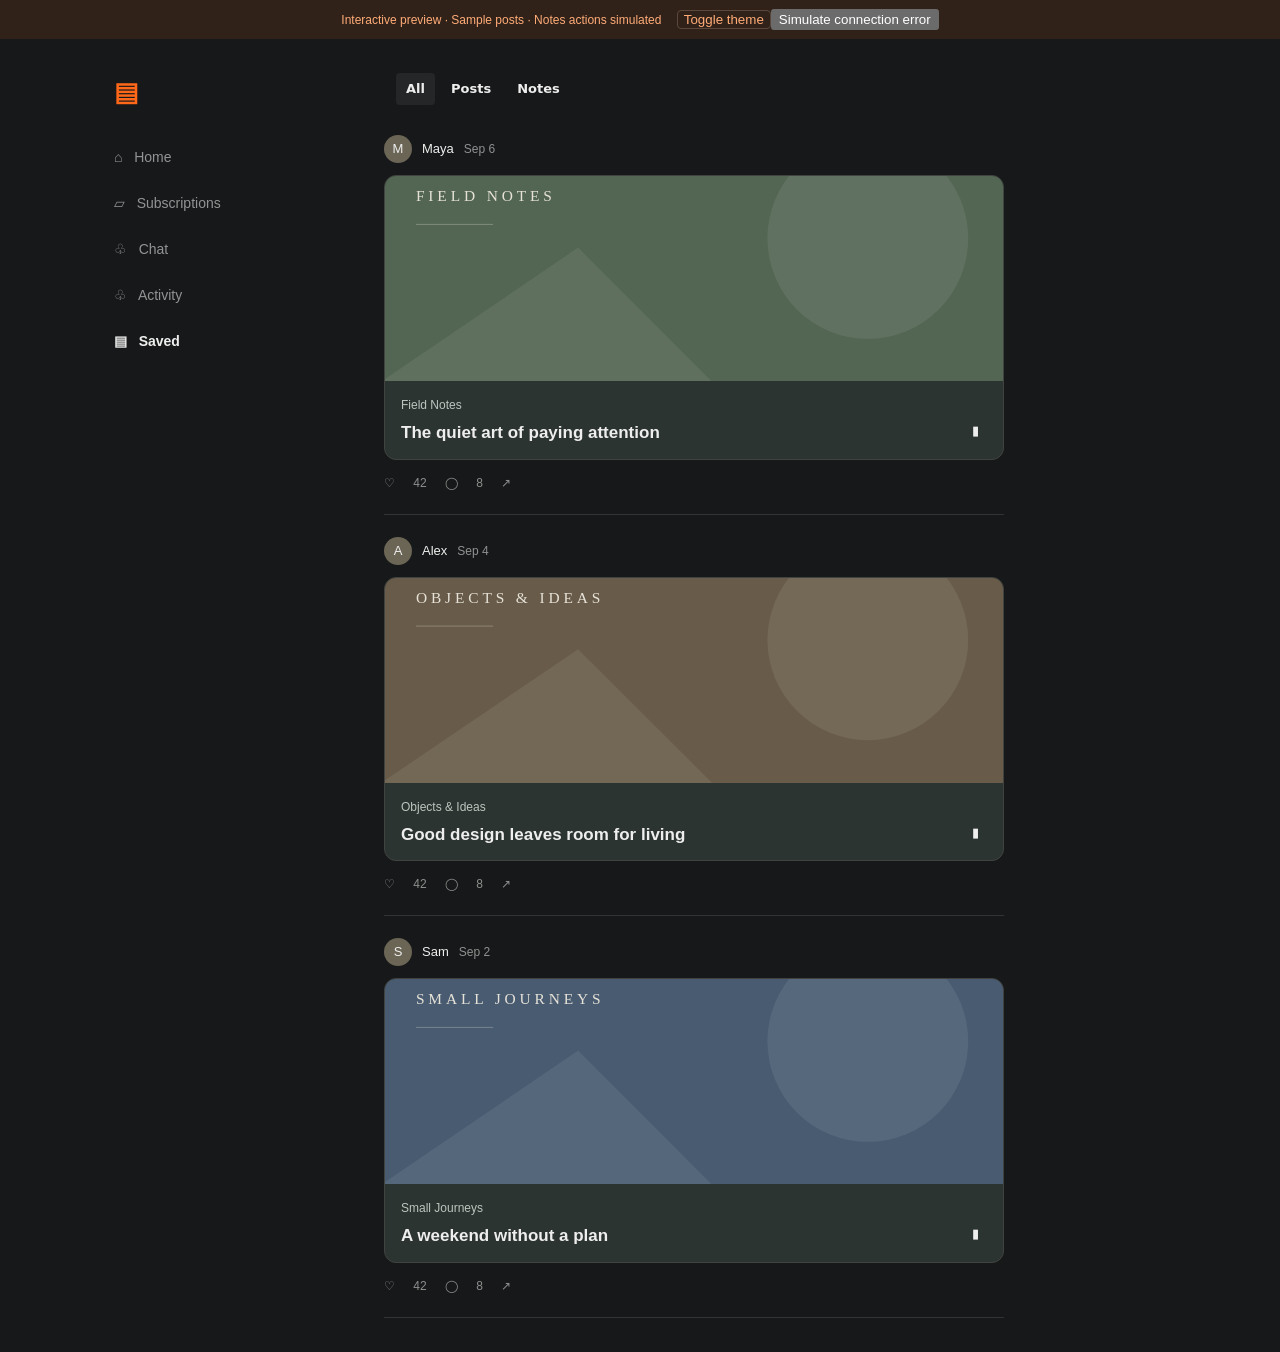
<file: preview/index.html>
<!doctype html><html lang="en"><head><meta charset="utf-8"><meta name="viewport" content="width=device-width,initial-scale=1"><title>Substack Folders · Interactive preview</title><link rel="stylesheet" href="../extension/content.css?v=16"><style>
:root{color-scheme:dark;--color-bg-elevated-primary:#1b1c1d;--color-bg-primary:#171819;--color-bg-secondary:#252627;--color-fg-primary:#eee;--color-fg-secondary:#a0a0a0}*{box-sizing:border-box}body{background:var(--color-bg-primary);color:var(--color-fg-primary);font:14px/1.5 -apple-system,BlinkMacSystemFont,Arial,sans-serif;margin:0}.demo-banner{background:#302219;color:#ffac78;text-align:center;padding:9px 16px;font-size:12px}.layout{max-width:1100px;margin:0 auto;display:grid;grid-template-columns:200px minmax(0,620px);gap:70px;padding:34px 24px}.nav{display:flex;flex-direction:column;gap:25px;color:#929494}.logo{font-weight:700;font-size:26px;color:#ff6719;margin-bottom:10px}.nav strong{color:#eee}.page-tabs{display:flex;position:relative;gap:6px;width:fit-content;margin:0 12px 8px}.page-tabs button{height:32px;padding:0 10px;background:transparent;border:0;color:inherit;border-radius:4px;font:600 13px/20px system-ui;cursor:pointer}.page-tabs button[aria-selected="true"]{background:var(--color-bg-secondary)}.page-tabs span{padding:6px 12px;font-size:13px}.page-tabs .active{border-radius:6px;background:#292a2b}.feedItem-demo{padding:22px 0;border-bottom:1px solid #333}.byline{display:flex;align-items:center;gap:10px;margin-bottom:12px;font-size:13px}.avatar{border-radius:50%;width:28px;height:28px;background:#6b6555;display:grid;place-items:center}.date{color:#909191;font-size:12px}.postAttachment-demo{display:block;border:1px solid #414340;border-radius:12px;overflow:hidden;text-decoration:none;color:#eee;background:#2c3431}.postImage-demo{display:block;width:100%;height:205px;object-fit:cover}.post-meta{padding:13px 16px;position:relative}.native-save{position:absolute;right:12px;bottom:12px;background:transparent;border:0;color:inherit;cursor:pointer;width:32px;height:32px}.clamp-demo{padding-right:32px}.publication{font-size:12px;color:#bdc5bf}.clamp-demo{font-size:17px;font-weight:600;margin-top:5px}.engagement{font-size:12px;color:#8c8f8e;padding-top:14px;word-spacing:15px}#theme{color:inherit;background:transparent;border:1px solid #5b483c;border-radius:4px;margin-left:12px;cursor:pointer}@media(max-width:800px){.layout{display:block;max-width:660px;padding:20px 16px}.nav{display:none}}body.light{--color-bg-elevated-primary:#fff;--color-bg-primary:#fff;--color-bg-secondary:#f2f2f2;--color-fg-primary:#222;--color-fg-secondary:#737373;color-scheme:light}.light .page-tabs .active{background:#eee}.light .nav strong{color:#222}
</style></head><body><div class="demo-banner">Interactive preview · Sample posts · Notes actions simulated <button id="theme">Toggle theme</button></div><div class="layout"><aside class="nav"><div class="logo">▤</div><span>⌂ &nbsp; Home</span><span>▱ &nbsp; Subscriptions</span><span>♧ &nbsp; Chat</span><span>♧ &nbsp; Activity</span><strong>▤ &nbsp; Saved</strong></aside><main><div class="page-tabs" role="tablist" aria-label="Select filter"><button role="tab" aria-selected="true" data-state="active">All</button><button role="tab" aria-selected="false" data-state="inactive">Posts</button><button role="tab" aria-selected="false" data-state="inactive">Notes</button><div class="highlight-demo"></div></div><div aria-label="Saved items"></div></main></div><script src="/preview/demo.js?v=16"></script><script src="../extension/posts.js?v=16"></script><script src="../extension/content.js?v=16"></script><script src="../extension/lists.js?v=16"></script></body></html>
</file>
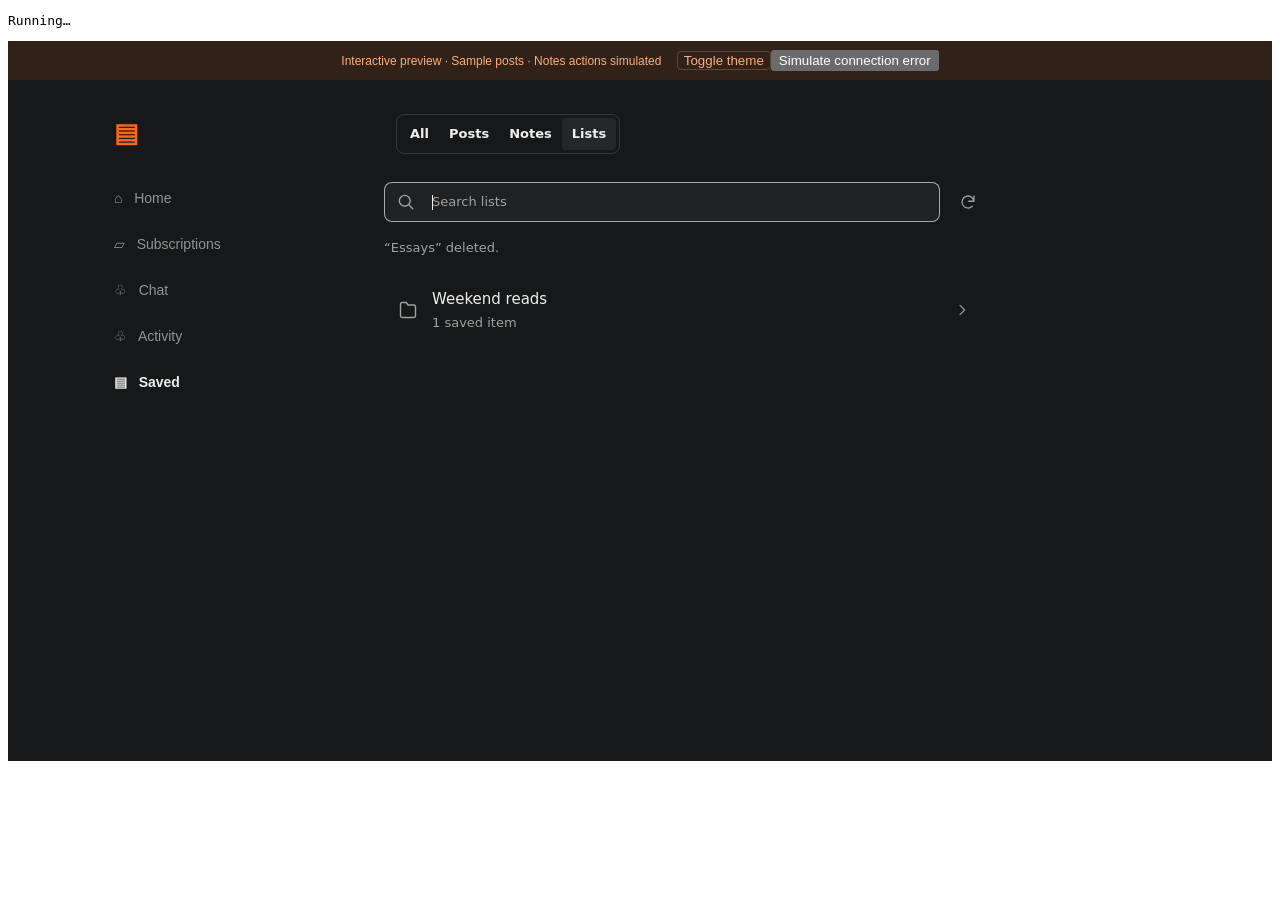
<file: tests/check-deletion.html>
<!doctype html><meta charset="utf-8"><title>List deletion checks</title>
<pre id="result">Running…</pre><iframe id="frame" style="width:100%;height:720px;border:0" src="/preview/index.html?lists=1&v=16#list=design"></iframe>
<script>
const tick=()=>new Promise(r=>setTimeout(r,100)),assert=(v,m)=>{if(!v)throw Error(m)};
frame.onload=async()=>{try{
 await tick();const w=frame.contentWindow,d=frame.contentDocument,send=w.chrome.runtime.sendMessage;
 const q=s=>d.querySelector(s),click=async s=>{assert(q(s),'Missing '+s);q(s).click();await tick();};
 const original=(await send({action:'snapshot'})).folders, savedBefore=w.nativeSaveClicks;
 let requests=[];w.chrome.runtime.sendMessage=async req=>{requests.push(req);return send(req);};
 await click('.sf-delete-list');const dialog=q('dialog');
 assert(dialog.open&&dialog.textContent.includes('Delete “Design”?'),'Confirmation names target list');
 assert(d.activeElement===q('.sf-delete-cancel'),'Cancel receives initial focus');
 assert(w.getComputedStyle(dialog).backgroundColor!=='rgba(0, 0, 0, 0)','Opaque themed surface');
 const bounds=dialog.getBoundingClientRect(),anchor=q('.sf-delete-list').getBoundingClientRect();
 assert(Math.abs(bounds.right-anchor.right)<1&&Math.abs(bounds.top-anchor.bottom-8)<1,'Confirmation is anchored');
 await click('.sf-delete-cancel');assert(!q('dialog')&&d.activeElement===q('.sf-delete-list'),'Cancel restores focus');
 assert(requests.length===0,'Opening/cancelling never writes');
 await click('.sf-delete-list');q('dialog').dispatchEvent(new Event('cancel',{cancelable:true}));await tick();assert(!q('dialog'),'Escape cancellation closes');
 await click('.sf-delete-list');
 let release;w.chrome.runtime.sendMessage=async req=>{requests.push(req);return new Promise(r=>release=r);};
 q('.sf-delete-confirm').click();q('.sf-delete-confirm').click();await tick();
 assert(requests.length===1&&requests[0].action==='deleteFolder'&&requests[0].folderId==='design'&&requests[0].accountId==='preview','One targeted delete request');
 assert(q('.sf-delete-cancel').disabled&&q('.sf-delete-confirm').disabled&&q('dialog').getAttribute('aria-busy')==='true','Pending state blocks repeat submission');
 q('dialog').dispatchEvent(new Event('cancel',{cancelable:true}));assert(q('dialog').open,'Busy dialog cannot be dismissed accidentally');
 release({ok:false,error:'Couldn’t connect to Apple Notes.'});await tick();
 assert(!q('.sf-delete-error').hidden&&q('.sf-delete-confirm').textContent==='Retry','Failure offers retry in same confirmation');
 assert((await send({action:'snapshot'})).folders.length===original.length,'Failed deletion leaves data intact');
 w.chrome.runtime.sendMessage=async req=>{requests.push(req);return send(req);};
 await click('.sf-delete-confirm');
 assert(w.location.hash==='#lists'&&!q('dialog')&&!q('[data-folder-id="design"]'),'Success returns to updated index');
 assert(q('.sf-delete-success').textContent==='“Design” deleted.'&&q('.sf-delete-success').getAttribute('role')==='status','Success announced');
 assert(d.activeElement===q('.sf-lists-search'),'Search receives focus after deletion');
 const remaining=(await send({action:'snapshot'})).folders;
 assert(JSON.stringify(remaining)===JSON.stringify(original.filter(f=>f.id!=='design')),'Other lists and items unchanged');
 assert(w.nativeSaveClicks===savedBefore,'Substack saves unchanged');
 await click('[data-folder-id="essays"]');await click('.sf-delete-list');await click('.sf-delete-confirm');
 assert(!q('[data-folder-id="essays"]'),'Empty list deletion succeeds');
 await click('[data-folder-id="weekend"]');await click('.sf-delete-list');
 w.history.pushState(null,'','/home');w.dispatchEvent(new PopStateEvent('popstate'));await tick();
 assert(!q('dialog')&&!q('.sf-library'),'Navigation closes confirmation and releases modal');
 result.textContent='PASS: anchored themed confirmation, cancel/Escape/focus, busy and double-click protection, error/retry, populated and empty deletion, index/success/cache update, unchanged other lists/native saves, navigation cleanup.';
}catch(e){result.textContent='FAIL: '+e.message;throw e;}};
</script>
</file>
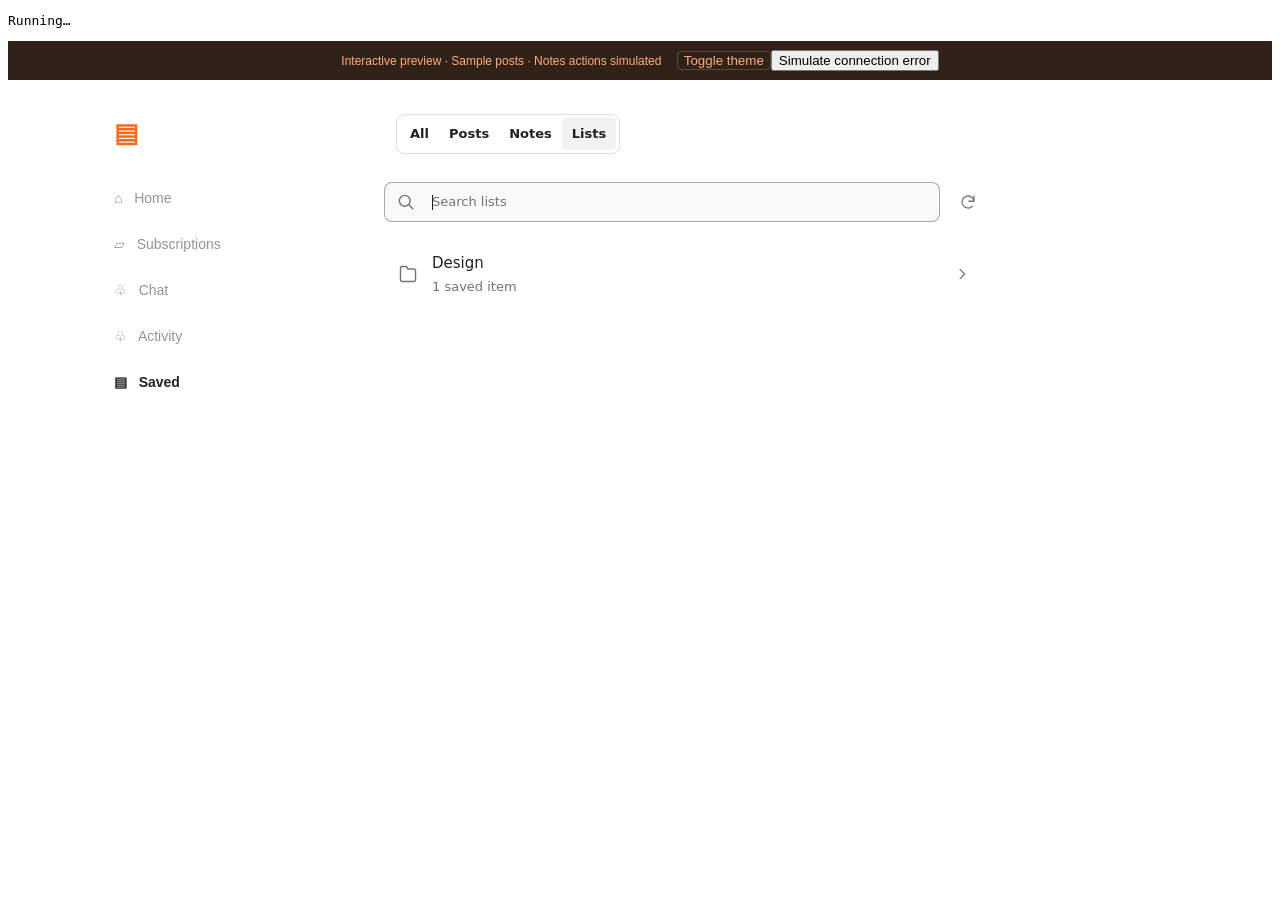
<file: tests/check-empty.html>
<!doctype html><meta charset="utf-8"><title>Empty state checks</title>
<pre id="result">Running…</pre><iframe id="frame" style="width:100%;height:720px;border:0" src="/preview/index.html?lists=1&empty=lists&v=16#lists"></iframe>
<script>
const tick=()=>new Promise(r=>setTimeout(r,100)),assert=(v,m)=>{if(!v)throw Error(m)};
frame.onload=async()=>{try{
 await tick();const w=frame.contentWindow,d=frame.contentDocument,send=w.chrome.runtime.sendMessage;
 const q=s=>d.querySelector(s),click=async s=>{assert(q(s),'Missing '+s);q(s).click();await tick();};
 const visible=s=>!!q(s)?.getClientRects().length;
 const publish=async data=>{d.dispatchEvent(new CustomEvent('sf-library-changed',{detail:{snapshot:data}}));await tick();};
 assert(q('.sf-empty h3').textContent==='No lists yet','Cold empty library gets first-list guidance');
 assert(!visible('.sf-list-search')&&!visible('.sf-folder-rows')&&visible('.sf-refresh'),'Empty library hides search and retains Refresh');
 assert(q('.sf-browse').href==='https://substack.com/home','Browse action goes to native Home');
 assert(q('.sf-empty-copy').getAttribute('role')==='status','Empty copy is announced');
 for(const light of [false,true]){
  d.body.classList.toggle('light',light);const style=w.getComputedStyle(q('.sf-empty h3'));
  assert(style.color===w.getComputedStyle(q('.sf-library')).color,'Heading follows current theme');
  assert(style.fontSize==='20px'&&style.lineHeight==='28px','Paper type scale');
 }
 q('.sf-browse').focus();assert(d.activeElement===q('.sf-browse'),'Browse is keyboard accessible');
 await click('#simulate-error');await click('.sf-refresh');assert(visible('.sf-library-warning')&&visible('.sf-empty'),'Failed refresh keeps empty state and offers Retry');
 await click('.sf-retry');assert(!q('.sf-library-warning')&&visible('.sf-empty'),'Retry restores empty state');
 const created=await send({action:'createFolder',name:'Design'});await publish(created.snapshot);
 assert(visible('.sf-list-search')&&!visible('.sf-empty')&&visible('.sf-folder-row'),'First list automatically replaces empty state');
 await click('.sf-folder-row');assert(q('.sf-empty h3').textContent==='Nothing saved here yet','Empty detail state');
 assert(q('.sf-empty p').textContent.includes('“Design”')&&q('.sf-list-heading').textContent.includes('0 saved items'),'Selected list name and zero count');
 assert(visible('.sf-back')&&visible('.sf-delete-list')&&visible('.sf-refresh'),'Detail retains navigation and actions');
 const longName='<b>'+'Very long list name '.repeat(5);const renamed=structuredClone(created.snapshot);renamed.folders[0].name=longName;await publish(renamed);
 assert(!q('.sf-empty b')&&q('.sf-empty p').textContent.includes(longName),'Names render as text');
 frame.style.width='340px';await tick();
 assert(d.documentElement.scrollWidth<=w.innerWidth,'Narrow screen and long name do not overflow');
 const box=q('.sf-empty').getBoundingClientRect();assert(box.left>=0&&box.right<=w.innerWidth,'Empty block stays inside viewport');
 frame.style.width='100%';await publish(created.snapshot);
 const post=await send({action:'save',folderId:created.id,title:'Saved item',url:'https://example.substack.com/p/paying-attention'});await publish(post.snapshot);
 assert(!q('.sf-empty')&&visible('.sf-list-item'),'Saving first item replaces empty state with native card');
 await click('.sf-back');const input=q('.sf-lists-search');input.value='No match';input.dispatchEvent(new Event('input'));await tick();
 assert(visible('.sf-library-status')&&!visible('.sf-empty'),'Search misses are distinct from no lists');
 input.value='Design';input.dispatchEvent(new Event('input'));await click('.sf-folder-row');
 await click('.sf-delete-list');await click('.sf-delete-confirm');
 assert(w.location.hash==='#lists'&&q('.sf-empty h3').textContent==='No lists yet','Deleting last list returns to initial empty state');
 assert(!visible('.sf-list-search')&&d.activeElement===q('.sf-browse'),'Deleting last list focuses visible Browse action');
 assert(visible('.sf-delete-success'),'Deletion success coexists with empty state');
 result.textContent='PASS: cold empty library, themes and typography, accessible Browse Home link, refresh failure/retry, first-list transition, named empty detail, long-name escaping and narrow layout, first-item transition, search misses, last-list deletion and focus.';
}catch(e){result.textContent='FAIL: '+e.message;throw e;}};
</script>
</file>
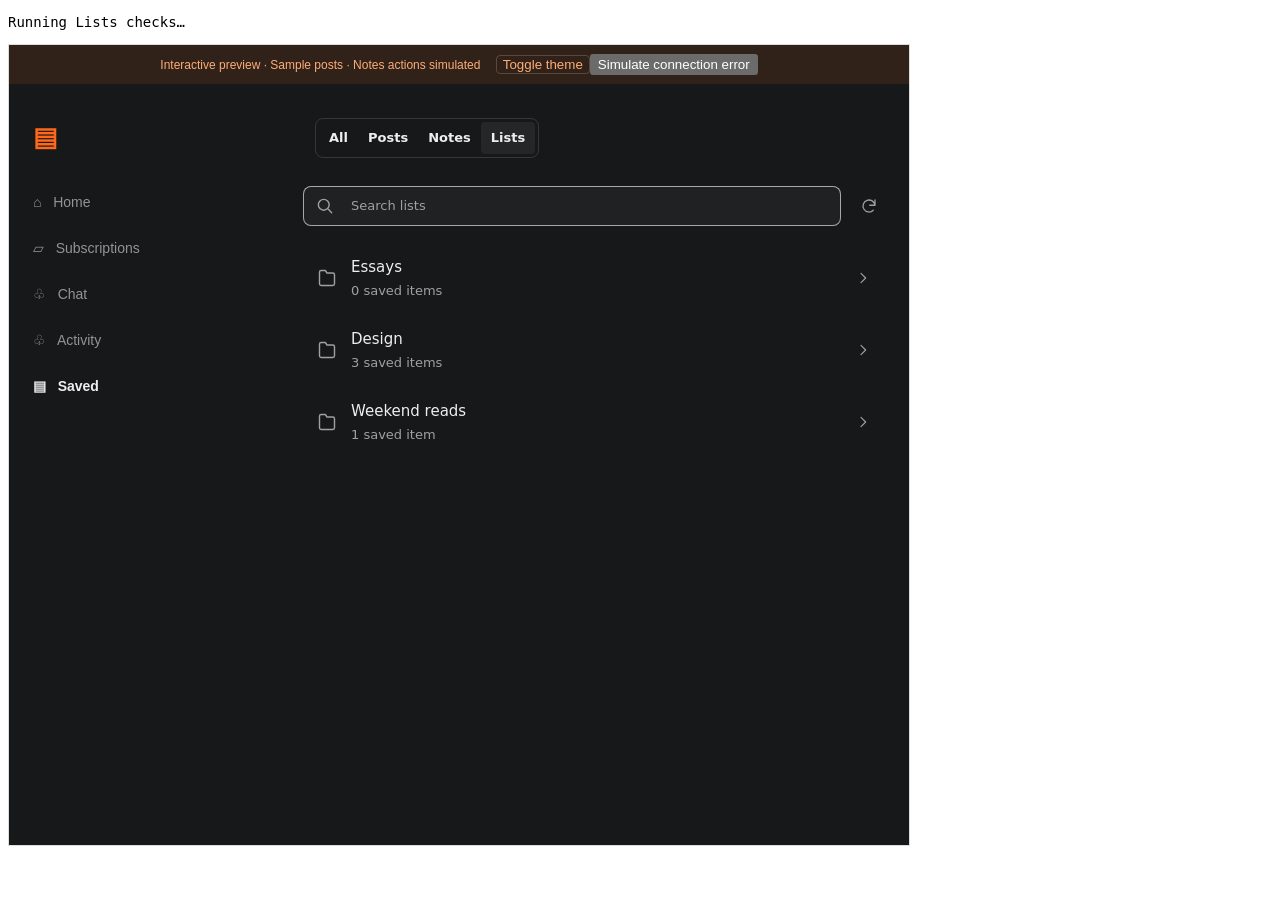
<file: tests/check-lists.html>
<!doctype html><html lang="en"><meta charset="utf-8"><title>Saved Lists checks</title><style>body{font:14px system-ui}iframe{width:900px;max-width:100%;height:800px;border:1px solid #ddd}pre{white-space:pre-wrap}</style>
<pre id="result" role="status">Running Lists checks…</pre><iframe title="Lists preview" src="/preview/index.html?lists=1&v=16"></iframe>
<script>
const frame=document.querySelector('iframe'),result=document.querySelector('#result');
const assert=(ok,msg)=>{if(!ok)throw Error(msg)},tick=()=>new Promise(r=>setTimeout(r,240));
frame.onload=async()=>{try{
 const w=frame.contentWindow,d=frame.contentDocument;
 let snapshots=0;const send=w.chrome.runtime.sendMessage;
 w.chrome.runtime.sendMessage=async request=>{if(request.action==='snapshot')snapshots++;return send(request);};
 const click=async selector=>{const n=d.querySelector(selector);assert(n,'Missing '+selector);n.click();await tick();};
 const input=async value=>{const n=d.querySelector('.sf-lists-search');n.value=value;n.dispatchEvent(new Event('input'));await tick();};
 await tick();
 const originalTabs=[...d.querySelectorAll('.page-tabs [role="tab"]')].slice(0,3), originals=[...d.querySelector('[aria-label="Saved items"]').children];
 assert(d.querySelectorAll('.sf-lists-tab').length===1,'One Lists segment');
 assert(d.querySelectorAll('.page-tabs [role="tab"]').length===4,'Lists beside All Posts Notes');
 await click('.sf-lists-tab');
 assert(w.location.hash==='#lists','Lists index uses readable route');
 assert(d.querySelector('.sf-lists-tab').getAttribute('aria-selected')==='true','Lists selected');
 assert(originalTabs.every(t=>t.getAttribute('aria-selected')==='false'),'Native tabs deselected');
 assert(d.querySelectorAll('.sf-folder-row').length===3,'All Notes folders shown');
 await input('DES');assert(d.querySelectorAll('.sf-folder-row').length===1,'Search ignores case');
 await input('absent');assert(d.querySelector('.sf-library-status').textContent==='No lists found.','No search results state');
 await click('.sf-clear');assert(d.querySelectorAll('.sf-folder-row').length===3,'Clear search restores lists');
 const firstSnapshotCount=snapshots;
 await input('Design');await click('.sf-folder-row');
 assert(w.location.hash==='#list=design','Detail uses readable name without Notes ID');
 assert(d.querySelector('.sf-list-heading h2').textContent==='Design','Folder heading');
 assert(snapshots===firstSnapshotCount,'Folder navigation does not scan Notes');
 assert(d.querySelector('.sf-list-heading .sf-folder-count').textContent==='3 saved items','Full item count');
 assert(d.querySelectorAll('.sf-list-item').length===2,'Actual post and Note reused');
 assert(d.querySelectorAll('.sf-stored-item').length===1,'Item absent from feed still visible');
 assert(d.querySelector('.sf-stored-item .sf-item-link').href==='https://example.substack.com/p/outside-feed','Stored item links to original');
 assert(!d.querySelector('.sf-open-link'),'No redundant Open on Substack link');
 assert(originals.every(n=>n.isConnected),'Native cards stay mounted');
 const native=originals[0],bookmark=native.querySelector('button[aria-label="Save"]');
 const calls=w.nativeSaveClicks;bookmark.click();await tick();assert(w.nativeSaveClicks===calls+1,'Native card handler survives');
 const pop=d.querySelector('.sf-popover');assert(pop,'Native bookmark opens picker in list');pop.dispatchEvent(new KeyboardEvent('keydown',{key:'Escape',bubbles:true}));await tick();
 bookmark.focus();assert(d.activeElement===bookmark,'Native item controls retain keyboard focus');
 await click('.sf-back');await input('Essays');await click('.sf-folder-row');
 assert(d.querySelector('.sf-empty h3').textContent==='Nothing saved here yet','Empty folder');
 w.history.back();await tick();assert(d.querySelector('.sf-lists-search'),'Browser Back returns to index');
 originalTabs[1].click();await tick();
 assert(d.querySelector('.sf-library').hidden,'Posts leaves Lists');
 assert(!d.querySelector('.sf-filtered-out'),'Native card filters restored');
 assert(originalTabs[1].getAttribute('aria-selected')==='true','Native Posts selection works');
 await click('.sf-lists-tab');await input('Design');await click('.sf-folder-row');
 assert(!originals[3].hidden&&originals[3].classList.contains('sf-list-item'),'Lists restores All to include Notes');
 let lateActions=0;const added=d.createElement('article');added.innerHTML='<img alt="Author avatar" width="36" height="36" src="data:image/svg+xml,%3Csvg xmlns=%22http://www.w3.org/2000/svg%22 width=%2236%22 height=%2236%22%3E%3Ccircle cx=%2218%22 cy=%2218%22 r=%2218%22 fill=%22gray%22/%3E%3C/svg%3E"><a href="https://example.substack.com/p/outside-feed"><h3>Native newly loaded article</h3></a><button aria-label="Comment">Comment</button>';added.querySelector('button').addEventListener('click',()=>lateActions++);d.querySelector('[aria-label="Saved items"]').append(added);await tick();
 assert(added.classList.contains('sf-list-item')&&!d.querySelector('.sf-stored-item'),'Late native post replaces placeholder immediately');
 assert(added.querySelector('img').getBoundingClientRect().width===36,'Native profile image stays visible');added.querySelector('button').click();assert(lateActions===1,'Late native action handler stays functional');
 await click('.sf-back');await input('Design');await click('.sf-folder-row');
 assert(added.classList.contains('sf-list-item')&&!d.querySelector('.sf-stored-item'),'Next visit adopts available native card');
 d.querySelector('.sf-lists-tab').dispatchEvent(new KeyboardEvent('keydown',{key:'ArrowRight',bubbles:true}));await tick();assert(originalTabs[0].getAttribute('aria-selected')==='true','Arrow navigation wraps to All');
 await click('.sf-lists-tab');await input('Design');
 const row=d.querySelector('.sf-folder-row');row.focus();assert(w.getComputedStyle(row).borderRadius==='8px','Rounded folder focus');
 assert(!w.getComputedStyle(row).boxShadow.includes('0, 118, 255'),'No blue focus');
 const stableInput=d.querySelector('.sf-lists-search');stableInput.focus();stableInput.setSelectionRange(2,2);
 d.dispatchEvent(new CustomEvent('sf-library-changed',{detail:{snapshot:await send({action:'snapshot'})}}));await tick();
 assert(d.querySelector('.sf-lists-search')===stableInput&&d.activeElement===stableInput,'Refresh preserves focused input node');
 const beforeEvents=snapshots,originalNow=w.Date.now;w.Date.now=()=>originalNow()+120000;w.dispatchEvent(new PopStateEvent('popstate'));w.dispatchEvent(new HashChangeEvent('hashchange'));w.dispatchEvent(new Event('focus'));await tick();
 assert(snapshots===beforeEvents,'Duplicate navigation and focus after two minutes do not scan Notes');
 await click('.sf-folder-row');await click('.sf-back');
 assert(snapshots===beforeEvents,'Navigation after two minutes does not scan Notes');w.Date.now=originalNow;
 const refreshedInput=d.querySelector('.sf-lists-search');
 const manualRequests=[];let releaseRefresh;
 w.chrome.runtime.sendMessage=async request=>{manualRequests.push(request);if(request.action==='snapshot'){snapshots++;await new Promise(resolve=>releaseRefresh=resolve);}return send(request);};
 const refresh=d.querySelector('.sf-refresh');refresh.click();await tick();
 assert(refresh.disabled&&refresh.getAttribute('aria-busy')==='true','Manual refresh exposes disabled busy state');
 assert(d.querySelector('.sf-lists-search')===refreshedInput&&!refreshedInput.disabled,'Refresh keeps search usable');
 refresh.click();assert(manualRequests.length===1&&manualRequests[0].refresh===true,'Manual refresh forces exactly one request');
 releaseRefresh();await tick();assert(!refresh.disabled&&refresh.getAttribute('aria-busy')==='false','Refresh clears busy state');
 w.chrome.runtime.sendMessage=async request=>{if(request.action==='snapshot')snapshots++;return send(request);};
 d.querySelector('#simulate-error').click();await click('.sf-refresh');
 assert(d.querySelector('.sf-retry')&&d.querySelector('.sf-lists-search')===refreshedInput,'Read failure preserves usable cached lists and offers Retry');await click('.sf-retry');assert(d.querySelector('.sf-lists-search'),'Retry restores lists');
 // Routing stays readable, unambiguous and stable through app broadcasts/history.
 const baseLibrary=await send({action:'snapshot'}),routingLibrary=structuredClone(baseLibrary);
 routingLibrary.folders.push({id:'reading-1',name:'Reading',posts:[]},{id:'reading-2',name:'Reading',posts:[]},{id:'non-latin',name:'日本語 の本',posts:[]});
 const broadcast=data=>d.dispatchEvent(new CustomEvent('sf-library-changed',{detail:{snapshot:structuredClone(data)}}));
 const navigate=async hash=>{w.history.pushState(null,'','/saved'+hash);w.dispatchEvent(new PopStateEvent('popstate'));await tick();};
 broadcast(routingLibrary);await tick();await input('Reading');
 await click('[data-folder-id="reading-1"]');const firstRoute=w.location.hash;
 await click('.sf-back');await click('[data-folder-id="reading-2"]');const secondRoute=w.location.hash;
 assert(firstRoute.startsWith('#list=reading-')&&secondRoute.startsWith('#list=reading-')&&firstRoute!==secondRoute,'Duplicate names have distinct stable readable routes');
 const routeRequests=snapshots;
 w.history.back();await tick();w.history.back();await tick();assert(w.location.hash===firstRoute&&d.querySelector('.sf-list-heading h2').textContent==='Reading','Back resolves original duplicate');
 w.history.forward();await tick();w.history.forward();await tick();assert(w.location.hash===secondRoute,'Forward resolves second duplicate');
 const renamed=routingLibrary.folders.find(f=>f.id==='reading-2');renamed.name='Books to read';broadcast(routingLibrary);await tick();
 assert(w.location.hash==='#list=books-to-read'&&d.querySelector('.sf-list-heading h2').textContent==='Books to read','Rename keeps selected ID and updates readable URL');
 await navigate(secondRoute);assert(w.location.hash==='#list=books-to-read','Old in-page route resolves renamed folder');
 await navigate('#sf-list='+encodeURIComponent('non-latin'));
 assert(decodeURIComponent(w.location.hash)==='#list=日本語-の本'&&d.querySelector('.sf-list-heading h2').textContent==='日本語 の本','Legacy ID migrates to encoded non-Latin name');
 await navigate('#sf-lists');assert(w.location.hash==='#lists'&&d.querySelector('.sf-lists-search'),'Legacy index migrates');
 await navigate('#list=not-a-real-list');assert(d.querySelector('.sf-library-status').textContent.includes('moved or deleted'),'Unknown readable list stays on missing-list state');
 await navigate('#list='+encodeURIComponent('日本語-の本'));assert(d.querySelector('.sf-list-heading h2').textContent==='日本語 の本','Encoded URL resolves without prior selection');
 assert(snapshots===routeRequests,'Route/history and data broadcasts do not request snapshots');
 broadcast(baseLibrary);await navigate('#lists');await input('');
 // A newly mounted document resolves a copied name link from its first snapshot.
 const reloadFrame=document.createElement('iframe');reloadFrame.hidden=true;
 await new Promise((resolve,reject)=>{reloadFrame.onload=resolve;reloadFrame.onerror=reject;reloadFrame.src='/preview/index.html?lists=1&v=16#list=design';document.body.append(reloadFrame);});
 await tick();assert(reloadFrame.contentDocument.querySelector('.sf-list-heading h2')?.textContent==='Design','Fresh page resolves copied readable link');reloadFrame.remove();
 // Long lists exercise both document scrolling and Substack-style inner scrollers.
 const library=await send({action:'snapshot'}),longPosts=[];
 for(let i=0;i<35;i++){
  const url=`https://example.substack.com/p/scroll-${i}`;longPosts.push({noteId:`scroll-${i}`,title:`Scroll item ${i}`,url,thumbnail:''});
  const article=d.createElement('article');article.style.minHeight='180px';article.innerHTML=`<a href="${url}"><h3>Scroll item ${i}</h3></a>`;
  d.querySelector('[aria-label="Saved items"]').append(article);
 }
 library.folders.push({id:'scroll',name:'Scroll testing',posts:longPosts});
 for(let i=0;i<35;i++)library.folders.push({id:`empty-${i}`,name:`ZZ list ${i}`,posts:[]});
 d.dispatchEvent(new CustomEvent('sf-library-changed',{detail:{snapshot:library}}));await tick();
 await input('');const documentScroller=d.scrollingElement;documentScroller.scrollTop=1100;
 const indexTop=documentScroller.scrollTop;assert(indexTop>500,'Long folder index scrolls');
 const scrollRow=d.querySelector('[data-folder-id="scroll"]');scrollRow.click();await tick();
 assert(documentScroller.scrollTop===0,'Opening list starts at top');
 documentScroller.scrollTop=1400;const itemTop=documentScroller.scrollTop;
 const heading=d.querySelector('.sf-list-heading');
 const readingCard=[...d.querySelectorAll('.sf-list-item')].find(card=>card.getBoundingClientRect().bottom>0),readingTop=readingCard.getBoundingClientRect().top;
 const lateUrl='https://example.substack.com/p/late-scroll';library.folders.find(f=>f.id==='scroll').posts.push({noteId:'late-scroll',title:'Late scroll item',url:lateUrl,thumbnail:''});
 d.dispatchEvent(new CustomEvent('sf-library-changed',{detail:{snapshot:structuredClone(library)}}));await tick();
 const lateCard=d.createElement('article');lateCard.style.minHeight='180px';lateCard.innerHTML=`<a href="${lateUrl}"><h3>Late scroll item</h3></a>`;d.querySelector('[aria-label="Saved items"]').prepend(lateCard);await tick();
 assert(lateCard.classList.contains('sf-list-item')&&!d.querySelector('.sf-stored-item'),'Scrolled list also adopts late native cards');
 assert(Math.abs(readingCard.getBoundingClientRect().top-readingTop)<1,'Late native promotion preserves the item being read');
 documentScroller.scrollTop=itemTop;
 d.dispatchEvent(new CustomEvent('sf-library-changed',{detail:{snapshot:structuredClone(library)}}));await tick();
 assert(documentScroller.scrollTop===itemTop&&d.querySelector('.sf-list-heading')===heading,'Data refresh preserves item scroll and header');
 const regularTransport=w.chrome.runtime.sendMessage;
 w.chrome.runtime.sendMessage=async request=>request.action==='snapshot'?(snapshots++,structuredClone(library)):regularTransport(request);
 await click('.sf-refresh');assert(documentScroller.scrollTop===itemTop&&d.querySelector('.sf-list-heading')===heading,'Manual refresh preserves detail scroll and header');
 w.chrome.runtime.sendMessage=regularTransport;
 await click('.sf-back');assert(documentScroller.scrollTop===indexTop,'Back restores index scroll without focusing top');
 d.querySelector('[data-folder-id="scroll"]').click();await tick();assert(documentScroller.scrollTop===itemTop,'Reopening list restores item scroll');
 const requestCount=snapshots;w.history.back();await tick();w.dispatchEvent(new HashChangeEvent('hashchange'));await tick();
 assert(documentScroller.scrollTop===indexTop&&snapshots===requestCount,'Browser Back restores scroll once without a scan');
 const main=d.querySelector('main');main.style.height='360px';main.style.overflowY='auto';
 // Save a new index offset in the now-active inner scroll container.
 main.scrollTop=700;const innerIndex=main.scrollTop;d.querySelector('[data-folder-id="scroll"]').click();await tick();main.scrollTop=900;
 const innerItems=main.scrollTop;assert(innerIndex>0&&innerItems>0,'Inner list scroller has real overflow');
 await click('.sf-back');assert(main.scrollTop===innerIndex,'Inner scroller restores index offset');
 d.querySelector('[data-folder-id="scroll"]').click();await tick();assert(main.scrollTop===innerItems,'Inner scroller restores item offset');
 const loadMarker=d.createElement('div');loadMarker.textContent='Native pagination sentinel';d.querySelector('[aria-label="Saved items"]').append(loadMarker);await tick();
 assert(w.getComputedStyle(loadMarker).display==='none','Native pagination does not extend or churn a filtered list');
 w.history.pushState(null,'','/home');w.dispatchEvent(new PopStateEvent('popstate'));await tick();
 assert(!d.querySelector('.sf-lists-tab,.sf-library'),'SPA departure removes extension section');
 assert(originals.every(n=>n.isConnected&&!n.classList.contains('sf-list-item')),'SPA cleanup restores original feed');
 w.history.pushState(null,'','/saved');w.dispatchEvent(new PopStateEvent('popstate'));await tick();assert(d.querySelectorAll('.sf-lists-tab').length===1,'SPA return mounts once');
 result.textContent='PASS: native tab integration, folder search/empty/error/retry, exact native post and Note reuse, all stored items, native handlers, stable late-loaded cards, event-driven cached navigation, manual refresh, readable/duplicate/Unicode/legacy/reload routes, preserved focus, long document and inner scrolling, neutral rounded focus, keyboard/back navigation and SPA cleanup.';
}catch(e){result.textContent='FAIL: '+e.message;throw e;}};
</script></html>
</file>
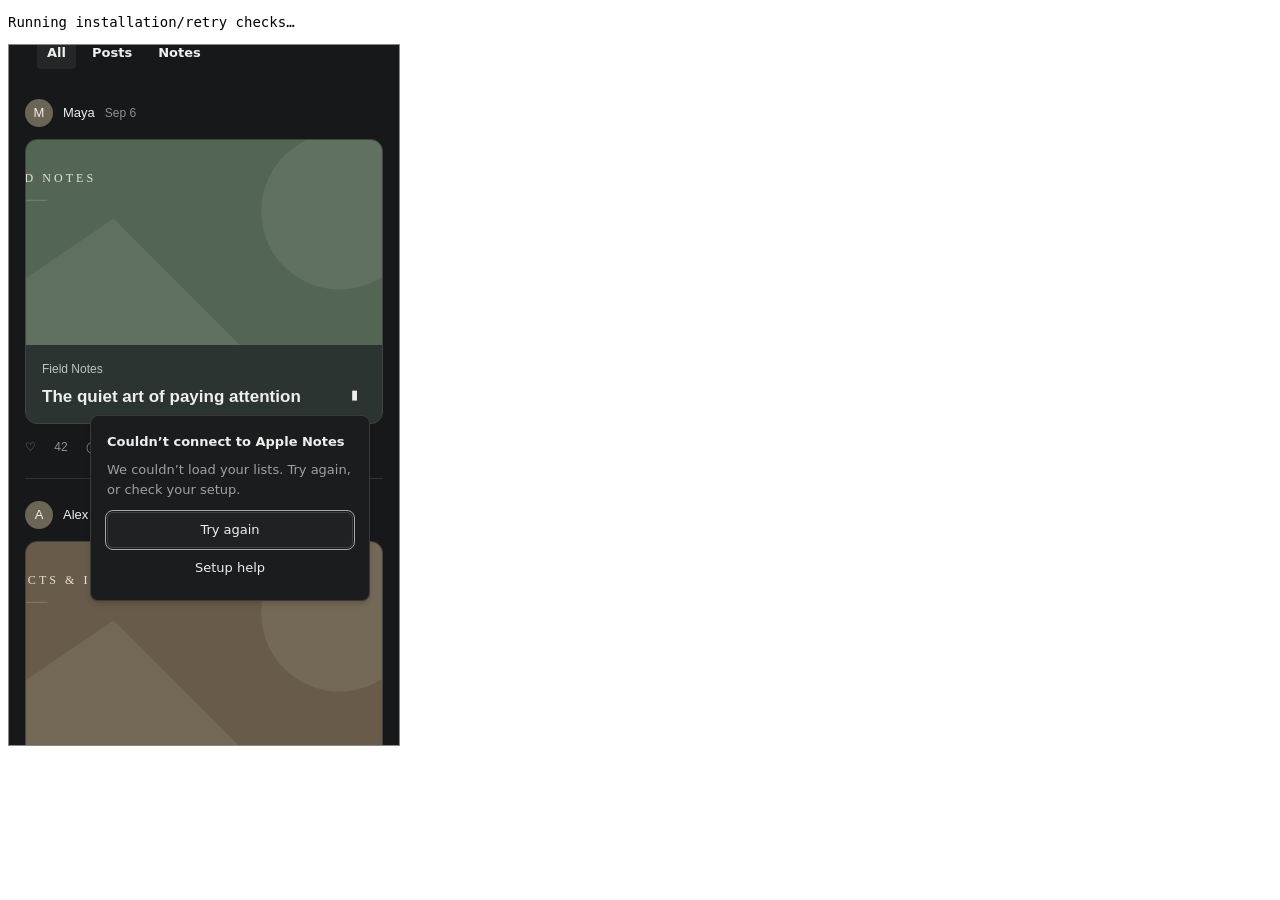
<file: tests/check-recovery.html>
<!doctype html><html lang="en"><meta charset="utf-8"><title>Installation and retry checks</title>
<style>body{font:14px system-ui}iframe{width:390px;height:700px;border:1px solid #888}pre{white-space:pre-wrap}</style>
<pre id="result" role="status">Running installation/retry checks…</pre><iframe title="Recovery preview" src="/preview/index.html?failure=missing&v=16"></iframe>
<script>
const frame=document.querySelector('iframe'),result=document.querySelector('#result');
const assert=(ok,message)=>{if(!ok)throw Error(message)},tick=()=>new Promise(r=>setTimeout(r,180));
frame.onload=async()=>{try{
 const d=frame.contentDocument,w=frame.contentWindow;
 const click=async label=>{const b=[...d.querySelectorAll('.sf-popover button')].find(b=>b.textContent===label);assert(b&&!b.disabled,'Enabled button: '+label);b.click();await tick();};
 const open=async()=>{const b=d.querySelector('button[aria-label="Save"]');b.scrollIntoView({block:'center'});if(b.getAttribute('aria-pressed')==='true')b.click();b.click();await tick();};
 const choices=()=>d.querySelectorAll('.sf-recovery-button');
 await tick();assert(w.previewFailure==='missing','Fixture starts with missing host: '+w.previewFailure);await open();
 assert(d.querySelector('.sf-recovery-title').textContent==='Connect Apple Notes','Missing helper title');
 assert(d.querySelector('.sf-picker-search').hidden,'Search hidden without a library');
 assert(choices().length===2&&d.activeElement.textContent==='Set up Apple Notes','Installation actions and focus');
 for(let i=0;i<3;i++){await click('Already installed? Try again');assert(choices().length===2&&[...choices()].every(b=>!b.disabled),'Repeated failure remains retryable without duplicate actions');}
 w.previewFailure='connection';await click('Already installed? Try again');
 assert(d.querySelector('.sf-recovery-title').textContent==='Couldn’t connect to Apple Notes','Transport failure has retry design');
 assert(d.activeElement.textContent==='Try again','Retry receives focus');
 await click('Try again');assert(choices().length===2&&[...choices()].every(b=>!b.disabled),'Repeated connection failure remains usable');
 const pop=d.querySelector('.sf-popover'),r=pop.getBoundingClientRect();
 assert(r.left>=0&&r.right<=w.innerWidth&&r.top>=0&&r.bottom<=w.innerHeight,'Recovery fits narrow viewport');
 assert(w.getComputedStyle(pop).padding==='16px'&&Math.round(r.width)===280,'Approved recovery geometry');
 d.querySelector('#theme').click();assert(w.getComputedStyle(pop).backgroundColor==='rgb(255, 255, 255)','Native light theme');
 d.activeElement.dispatchEvent(new KeyboardEvent('keydown',{key:'ArrowDown',bubbles:true}));assert(d.activeElement.textContent==='Setup help','Keyboard navigation skips hidden search');
 let release;const transport=w.chrome.runtime.sendMessage;
 w.chrome.runtime.sendMessage=async req=>{await new Promise(r=>release=r);return transport(req);};
 const retry=[...choices()].find(b=>b.textContent==='Try again');retry.click();retry.click();await tick();
 assert(d.querySelector('.sf-popover').getAttribute('aria-busy')==='true'&&[...choices()].every(b=>b.disabled),'In-flight retry disables all actions');
 assert(retry.textContent==='Connecting…','Connecting label');
 w.previewFailure=null;release();await tick();
 assert(!d.querySelector('.sf-recovery')&&!d.querySelector('.sf-picker-search').hidden,'Success restores chooser');
 assert(d.activeElement===d.querySelector('.sf-search'),'Search focus restored');
 assert(w.previewRequests.at(-1).refresh===true,'Retry bypasses cached library');
 assert(w.previewRequests.every(r=>r.action!=='save'),'Connection recovery never writes a note');
 w.chrome.runtime.sendMessage=transport;
 d.querySelector('#simulate-error').click();await click('Design');
 assert(d.querySelector('.sf-recovery-detail').textContent.includes('couldn’t confirm'),'Save failure copy is accurate');
 await click('Try again');assert(d.querySelector('.sf-success-title').textContent==='Saved to Design','Save retry remembers selected list');
 assert(w.previewRequests.filter(r=>r.action==='save').length===1,'One successful save');
 d.querySelector('.sf-popover').dispatchEvent(new KeyboardEvent('keydown',{key:'Escape',bubbles:true}));await tick();
 w.previewFailure='connection';await open();
 w.chrome.runtime.sendMessage=async req=>{await new Promise(r=>release=r);return transport(req);};
 const closeRetry=[...choices()].find(b=>b.textContent==='Try again');closeRetry.click();await tick();
 d.querySelector('.sf-popover').dispatchEvent(new KeyboardEvent('keydown',{key:'Escape',bubbles:true}));w.previewFailure=null;release();await tick();
 assert(!d.querySelector('.sf-popover'),'Closing while retry runs never reopens picker');
 result.textContent='PASS: missing helper, repeated missing/connection failures, disabled connecting state, forced refresh, chooser recovery, no connection writes, save retry, keyboard focus, 280px layout, light/dark theme, close during retry.';
}catch(e){result.textContent='FAIL: '+e.stack;console.error(e)}};
</script></html>
</file>
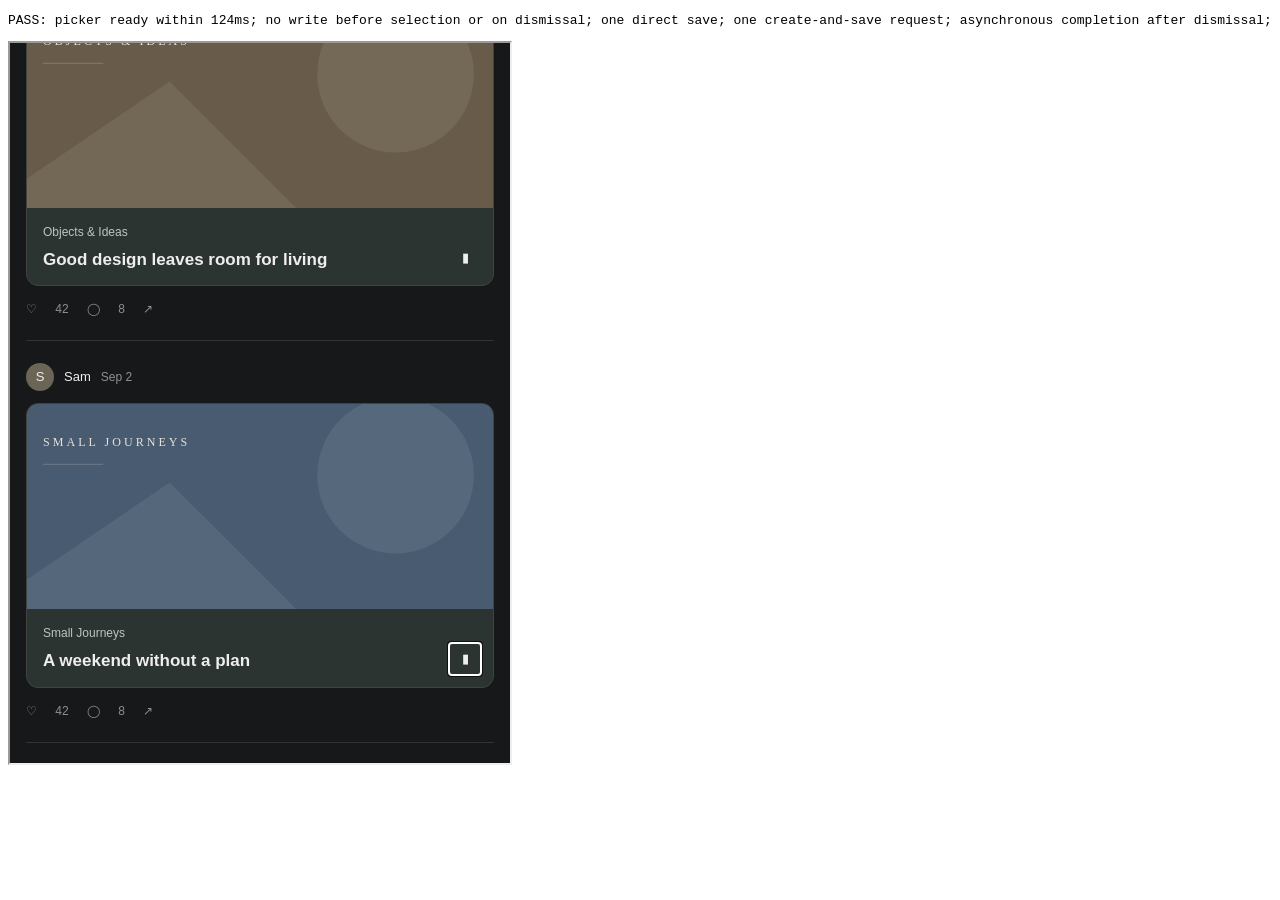
<file: tests/check-snappy.html>
<!doctype html><meta charset="utf-8"><title>Direct-save picker checks</title><pre id="result" role="status">Running direct-save checks…</pre><iframe title="Delayed Notes preview" src="/preview/index.html?v=16" style="width:500px;height:720px"></iframe><script>
const f=document.querySelector('iframe'),out=document.querySelector('#result');
const wait=ms=>new Promise(r=>setTimeout(r,ms)),assert=(ok,msg)=>{if(!ok)throw Error(msg)};
f.onload=async()=>{try{
 const w=f.contentWindow,d=f.contentDocument;await wait(200);
 const original=w.chrome.runtime.sendMessage;let release,requests=[];
 const gate=new Promise(r=>release=r);
 w.chrome.runtime.sendMessage=async req=>{requests.push(req);if(req.action==='save')await gate;return original(req)};
 const b=d.querySelector('button[aria-label="Save"]');b.scrollIntoView({block:'center'});
 let start=performance.now();b.click();await wait(120);
 const search=d.querySelector('.sf-search');assert(search&&!search.disabled,'Picker ready');const readyMs=performance.now()-start;
 assert(!requests.some(r=>r.action==='save'||r.action==='createFolder'),'Opening chooser makes no Notes write');
 search.value='Design';search.dispatchEvent(new Event('input'));d.querySelector('.sf-choice').click();await wait(80);
 assert(!d.querySelector('.sf-success'),'No premature success before note persistence');
 assert(requests.filter(r=>r.action==='save').length===1&&requests.find(r=>r.action==='save').folderId==='design','Exactly one direct destination write');
 d.querySelector('.sf-choice').click();assert(requests.filter(r=>r.action==='save').length===1,'Double click cannot duplicate in-flight save');
 d.querySelector('.sf-popover').dispatchEvent(new KeyboardEvent('keydown',{key:'Escape',bubbles:true}));assert(!d.querySelector('.sf-popover'),'Can dismiss while write is pending');
 release();await wait(150);const state=await original({action:'snapshot'});
 assert(state.folders.find(x=>x.id==='design').posts.length===1,'Selected save finishes after dismissal');assert(!state.folders.some(x=>x.name==='Inbox'),'No Inbox created');
 w.chrome.runtime.sendMessage=async req=>{requests.push(req);return original(req)};
 const second=d.querySelectorAll('button[aria-label="Save"]')[1];second.scrollIntoView({block:'center'});second.click();await wait(120);
 const input=d.querySelector('.sf-search');input.value='New direct list';input.dispatchEvent(new Event('input'));requests=[];
 d.querySelector('.sf-choice').click();await wait(100);
 assert(requests.length===1&&requests[0].action==='save'&&requests[0].folderName==='New direct list','Create and save share one request');
 assert(d.querySelector('.sf-success')?.textContent.includes('Created “New direct list”'),'Created-and-saved success after persistence');
 d.querySelector('.sf-popover').dispatchEvent(new KeyboardEvent('keydown',{key:'Escape',bubbles:true}));
 for(let i=0;i<35;i++)await original({action:'createFolder',name:'Long chooser '+i});
 const third=d.querySelectorAll('button[aria-label="Save"]')[2];third.scrollIntoView({block:'center'});requests=[];third.click();await wait(120);
 const pop=d.querySelector('.sf-popover'),row=[...pop.querySelectorAll('.sf-choice')].at(-1);pop.scrollTop=400;row.focus({preventScroll:true});const scroll=pop.scrollTop;
 assert(scroll>0,'Long chooser scrolls');assert(d.activeElement===row,'Keyboard focus stays on choice');
 pop.dispatchEvent(new KeyboardEvent('keydown',{key:'Escape',bubbles:true}));await wait(120);
 assert(!requests.some(r=>r.action==='save'||r.action==='createFolder'),'Scrolling and dismissal never write Notes');
 assert(!(await original({action:'snapshot'})).folders.some(f=>f.posts.some(p=>p.url.endsWith('/weekend-without-a-plan'))),'Unchosen item is absent from Notes');
 out.textContent=`PASS: picker ready within ${readyMs.toFixed(0)}ms; no write before selection or on dismissal; one direct save; one create-and-save request; asynchronous completion after dismissal; duplicate-click guard; truthful confirmation; long chooser scrolling.`;
}catch(e){out.textContent='FAIL: '+e.message;console.error(e)}};
</script>
</file>
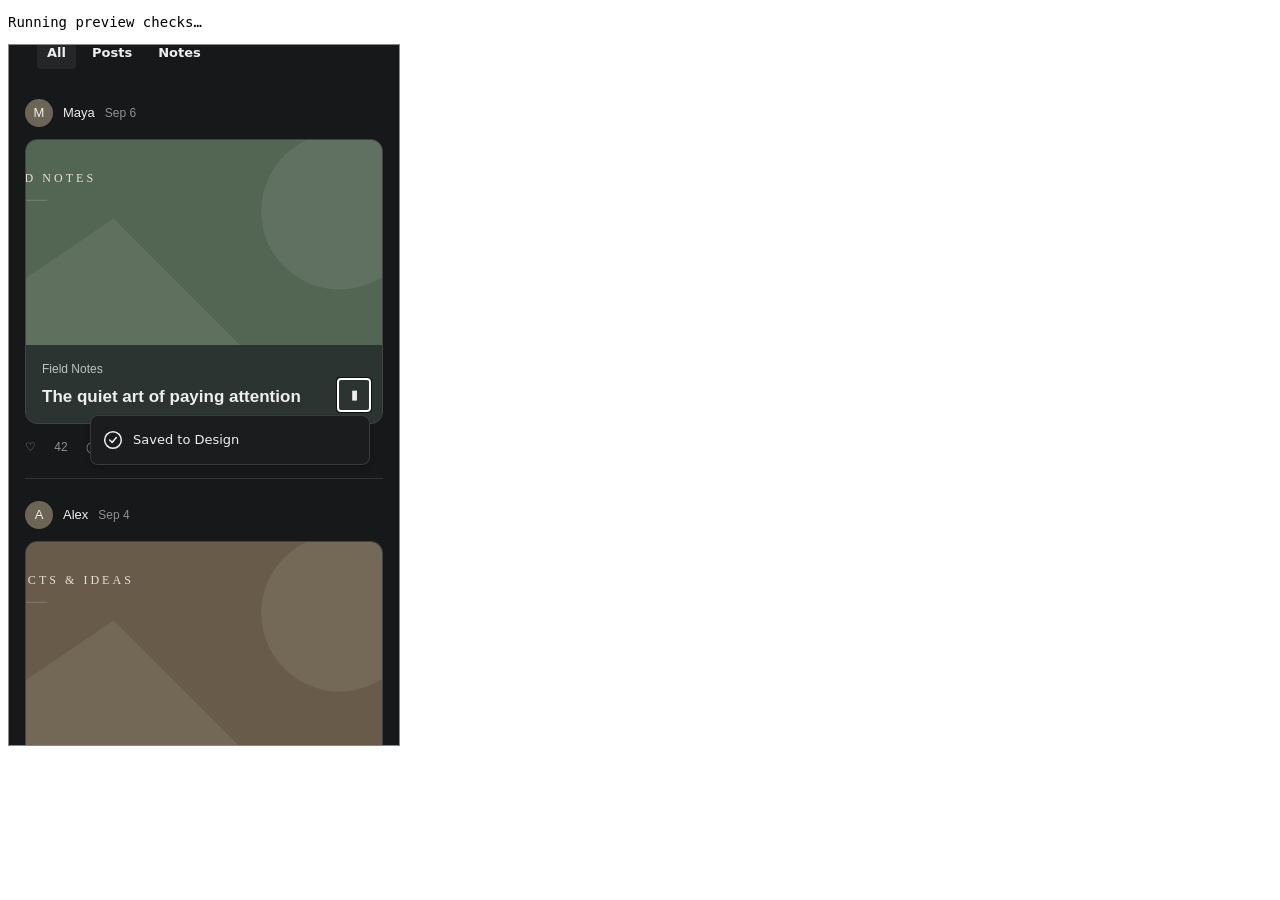
<file: tests/check-ui.html>
<!doctype html><html lang="en"><meta charset="utf-8"><title>Folder picker checks</title>
<style>body{font:14px system-ui}iframe{width:390px;height:700px;border:1px solid #888}pre{white-space:pre-wrap}</style>
<pre id="result" role="status">Running preview checks…</pre><iframe title="Extension test preview" src="/preview/index.html?v=16"></iframe>
<script>
const frame=document.querySelector('iframe'), result=document.querySelector('#result');
const assert=(ok,message)=>{if(!ok)throw Error(message)};
const tick=()=>new Promise(resolve=>setTimeout(resolve,180));
frame.onload=async()=>{
 try {
  const d=frame.contentDocument,w=frame.contentWindow;
  const open=async(index=0)=>{const b=d.querySelectorAll('button[aria-label="Save"]')[index];b.scrollIntoView({block:'center'});if(b.getAttribute('aria-pressed')==='true')b.click();b.click();await tick();};
  const query=async value=>{const input=d.querySelector('.sf-search');input.value=value;input.dispatchEvent(new Event('input'));await tick();};
  const choose=async (name, keepConfirmation=false)=>{const b=[...d.querySelectorAll('.sf-choice,.sf-recovery-button')].find(b=>b.textContent.includes(name));assert(b,'Missing choice '+name);b.click();await tick();const success=d.querySelector('.sf-success');if(success){w.lastSuccess=success.textContent;assert(success.querySelector('[role="status"]'),'Success announced');assert(success.getAttribute('aria-busy')==='false','Success is not aria-busy');if(keepConfirmation)return;success.dispatchEvent(new KeyboardEvent('keydown',{key:'Escape',bubbles:true}));await tick();}};
  await tick();
  assert(d.querySelectorAll('button[aria-label="Save"]').length===3,'Native buttons present');
  assert(!d.querySelector('.sf-save'),'No extra save button');
  assert(!d.querySelector('.sf-panel,.sf-collection,.sf-dialog'),'No dashboard or modal');
  await open();
  assert(d.activeElement===d.querySelector('.sf-search'),'Search autofocus');
  assert(d.querySelectorAll('.sf-choice').length===3,'Only existing lists shown');
  let initialState=await w.chrome.runtime.sendMessage({action:'snapshot'});
  assert(initialState.folders.every(f=>!f.posts.length),'Opening chooser performs no Notes write');
  await query('DES');
  assert([...d.querySelectorAll('.sf-choice')].map(b=>b.textContent).join('|')==='Design|+Create “DES”','Case-insensitive search plus create');
  await choose('Design',true);
  assert(d.querySelector('.sf-success'),'Confirmation stays visible');
  await new Promise(resolve=>setTimeout(resolve,2800));
  assert(w.lastSuccess.includes('Saved to Design'),'Saved confirmation');
  assert(!d.querySelector(':popover-open'),'Confirmation dismisses with Escape');
  assert(d.activeElement===d.querySelector('button[aria-label="Save"]'),'Focus returns to trigger');
  const firstNoteId=(await w.chrome.runtime.sendMessage({action:'snapshot'})).folders.find(f=>f.name==='Design').posts[0].noteId;
  await open(); await query('Design');
  assert(d.querySelectorAll('.sf-choice').length===1,'Exact name suppresses create');
  assert(d.querySelector('.sf-check'),'Saved marker from Notes snapshot');
  await choose('Design');
  let state=await w.chrome.runtime.sendMessage({action:'snapshot'});
  assert(state.folders.find(f=>f.name==='Design').posts.length===1,'Duplicate-safe save');
  assert(state.folders.find(f=>f.name==='Design').posts[0].noteId===firstNoteId,'Repeat save keeps note identity');
  assert(!state.folders.some(f=>f.name==='Inbox'),'No Inbox created');
  await open(); await query('Art & essays'); await choose('Create');
  state=await w.chrome.runtime.sendMessage({action:'snapshot'});
  assert(state.folders.find(f=>f.name==='Art & essays').posts.length===1,'Create and save');
  assert(w.lastSuccess.includes('Created “Art & essays”')&&w.lastSuccess.includes('Item saved to this list'),'Created and saved confirmation');
  await open(); await open(1);
  assert(d.querySelectorAll('.sf-popover').length===1,'Only one anchored popover');
  assert(d.querySelectorAll('button[aria-label="Save"]')[0].getAttribute('aria-expanded')===null,'Native trigger attributes restored');
  const r=d.querySelector('.sf-popover').getBoundingClientRect(),a=d.querySelectorAll('button[aria-label="Save"]')[1].getBoundingClientRect();
  assert(r.left>=0&&r.right<=w.innerWidth&&r.top>=0&&r.bottom<=w.innerHeight,'Fits narrow viewport');
  assert(Math.abs(r.top-a.bottom-4)<1||Math.abs(a.top-r.bottom-4)<1,'Anchored with 4px gap');
  d.querySelector('.sf-search').dispatchEvent(new KeyboardEvent('keydown',{key:'Escape',bubbles:true}));await tick();
  assert(!d.querySelector('.sf-popover'),'Escape dismisses');
  state=await w.chrome.runtime.sendMessage({action:'snapshot'});
  assert(!state.folders.some(f=>f.posts.some(p=>p.url.endsWith('/room-for-living'))),'Dismissal creates no Notes item');
  d.querySelector('#simulate-error').click(); await open();
  assert(d.querySelector('.sf-recovery-title').textContent.includes('Couldn’t connect'),'Connection error visible');
  await choose('Try again'); assert(d.querySelector('.sf-search').disabled===false,'Retry recovers');
  await query('Design');
  d.querySelector('#simulate-error').click();await choose('Design');
  assert(d.querySelector('.sf-recovery')&&!d.querySelector('.sf-recovery-button').disabled,'Save failure remains retryable');
  await choose('Try again');
  await open();
  w.history.pushState(null,'','/settings');w.dispatchEvent(new PopStateEvent('popstate'));await tick();
  assert(!d.querySelector('.sf-popover'),'SPA navigation closes picker');
  assert(d.querySelectorAll('button[aria-label="Save"]').length===3,'Native buttons never removed');
  assert(w.nativeSaveClicks>0&&w.nativeCardClicks===0,'Native saves run without card navigation');
  const bookmark=d.querySelector('button[aria-label="Save"]');
  assert(bookmark.getAttribute('aria-pressed')==='true','Native post is saved');
  bookmark.click();await tick();
  assert(bookmark.getAttribute('aria-pressed')==='false'&&!d.querySelector('.sf-popover'),'Unsave stays native, no chooser');
  // Reader menu fixture: menu row disappears; its opener remains the popover anchor.
  w.history.pushState(null,'','/home/post/p-123');
  const reader=d.createElement('article');reader.className='post-viewer-post';
  reader.innerHTML='<a href="https://writer.substack.com" target="_blank">Writer</a><a href="https://writer.substack.com/p/reader" target="_blank">Reader title</a><figure><img src="data:image/svg+xml,%3Csvg xmlns=%22http://www.w3.org/2000/svg%22/%3E"></figure>';
  d.body.append(reader);
  const more=d.createElement('button');more.id='reader-more';more.style.cssText='position:fixed;top:20px;right:20px';more.textContent='View more';more.setAttribute('aria-haspopup','menu');d.body.append(more);
  let menuSaved=false,menuClicks=0;
  more.onclick=()=>{const menu=d.createElement('div');menu.setAttribute('role','menu');menu.setAttribute('aria-labelledby',more.id);
   const item=d.createElement('button');item.setAttribute('role','menuitem');item.textContent=menuSaved?'Unsave S':'Save S';
   item.onclick=()=>{menuSaved=!menuSaved;menuClicks++;menu.remove();more.setAttribute('aria-expanded','false');more.focus();};
   menu.append(item);d.body.append(menu);more.setAttribute('aria-expanded','true');};
  more.scrollIntoView({block:'center'});more.click();d.querySelector('[role="menuitem"]').click();await tick();
  assert(menuSaved&&menuClicks===1&&!d.querySelector('[role="menu"]'),'Native menu save runs and dismisses');
  assert(d.querySelector(':popover-open'),'Reader Save opens picker after menu dismissal');
  assert(!d.querySelector('.sf-popover').closest('a'),'Picker outside post links');
  await choose('Design');
  assert(w.lastSavedRequest.url==='https://writer.substack.com/p/reader'&&w.lastSavedRequest.title==='Reader title','Reader metadata reaches save');
  assert(more.getAttribute('aria-haspopup')==='menu'&&more.getAttribute('aria-expanded')==='false','Native menu ARIA untouched');
  more.click();d.querySelector('[role="menuitem"]').click();await tick();
  assert(!menuSaved&&!d.querySelector('.sf-popover'),'Menu Unsave never opens chooser');
  const readerSave=d.createElement('button');readerSave.setAttribute('aria-label','Save');readerSave.style.cssText='position:fixed;top:60px;right:20px';d.body.append(readerSave);
  readerSave.onclick=()=>readerSave.classList.toggle('saved-fixture');
  readerSave.click();await tick();await choose('Design');
  assert(w.lastSavedRequest.url==='https://writer.substack.com/p/reader','Reader bookmark outside article resolves current post');
  readerSave.click();await tick();assert(!d.querySelector('.sf-popover'),'Reader bookmark unsave ignored');readerSave.remove();
  const audio=d.createElement('button');audio.setAttribute('aria-label','s');d.body.append(audio);audio.click();await tick();
  assert(!d.querySelector('.sf-popover'),'Reader audio control ignored');audio.remove();
  // Standalone publication uses its header and canonical metadata, not body links.
  reader.remove();w.history.pushState(null,'','/p/publication');
  const page=d.createElement('article');page.className='post';page.innerHTML='<div class="post-header"><h1>Publication title</h1></div>';d.body.append(page);
  const canonical=d.createElement('link');canonical.rel='canonical';canonical.href='https://writer.substack.com/p/publication';d.head.append(canonical);
  more.click();d.querySelector('[role="menuitem"]').click();await tick();await choose('Design');
  assert(w.lastSavedRequest.title==='Publication title'&&w.lastSavedRequest.url===canonical.href,'Publication menu metadata');
  page.remove();canonical.remove();w.history.pushState(null,'','/home');menuSaved=false;
  // Note menu chooses its own permalink; the quoted post bookmark chooses the post.
  const note=d.createElement('div');note.setAttribute('role','article');note.setAttribute('aria-label','Note');
  note.innerHTML='<div data-entity-key="c-456"><a href="https://substack.com/@writer"><img alt="Writer avatar" width="36"></a><a href="https://substack.com/@writer">Writer</a><a href="https://substack.com/@writer/note/c-456?utm_source=feed">Today</a><div class="ProseMirror FeedProseMirror">My own note &amp; thoughts.</div><img width="200" src="https://substackcdn.com/note-test.jpg"><div data-entity-key="p-789"><a href="https://writer.substack.com/p/quoted"><h3>Quoted post</h3><img width="200" src="https://substackcdn.com/quoted-test.jpg"><button aria-label="Save" id="quote-save">Bookmark</button></a></div><div data-entity-key="c-999"><a href="https://substack.com/@other/note/c-999">Quoted note</a><div class="FeedProseMirror">Other author text</div></div></div>';
  d.body.append(note);note.firstElementChild.prepend(more);
  more.click();d.querySelector('[role="menuitem"]').click();await tick();await choose('Design');
  assert(w.lastSavedRequest.url==='https://substack.com/@writer/note/c-456'&&w.lastSavedRequest.title==='My own note & thoughts.'&&w.lastSavedRequest.publication==='Writer','Note saves own permalink, prose and author');
  assert(w.lastSavedRequest.thumbnail==='https://substackcdn.com/note-test.jpg','Note thumbnail excludes quoted post and avatar');
  more.click();d.querySelector('[role="menuitem"]').click();await tick();assert(!d.querySelector('.sf-popover'),'Note unsave ignored');
  more.click();d.querySelector('[role="menuitem"]').click();await tick();await query('Design');assert(d.querySelector('.sf-check'),'Note saved check uses canonical permalink');await choose('Design');
  state=await w.chrome.runtime.sendMessage({action:'snapshot'});
  assert(state.folders.find(f=>f.name==='Design').posts.filter(p=>p.url.includes('/note/c-456')).length===1,'Note duplicate-safe save');
  const quote=d.querySelector('#quote-save');quote.style.cssText='position:fixed;top:80px;right:20px';quote.onclick=e=>e.preventDefault();quote.click();await tick();await choose('Design');
  assert(w.lastSavedRequest.url==='https://writer.substack.com/p/quoted'&&w.lastSavedRequest.title==='Quoted post','Quoted post bookmark saves post instead of enclosing Note');
  note.querySelector('.FeedProseMirror').remove();menuSaved=false;
  more.click();d.querySelector('[role="menuitem"]').click();await tick();await choose('Essays');
  assert(w.lastSavedRequest.title==='Note by Writer','Image-only Note uses author title, excludes quoted prose');
  menuSaved=false;more.click();d.querySelector('[role="menuitem"]').textContent='Save as image';d.querySelector('[role="menuitem"]').click();await tick();
  assert(!d.querySelector('.sf-popover'),'Save as image stays native');
  result.textContent='PASS: Notes with quoted posts, image-only Notes, reader bookmarks and menus, timeline/publication saves, native unsaves, search, create, duplicate-safe save, focus, anchor bounds, Escape, error recovery, SPA cleanup.';
 }catch(e){result.textContent='FAIL: '+e.message;throw e;}
};
</script></html>
</file>
<file: extension/content.css>
/* Geometry from the approved Paper designs; colors follow Substack's theme. */
.sf-popover,.sf-library,.sf-library-fallbacks {
  --sf-fg:var(--color-fg-primary,#363737);
  --sf-muted:var(--color-fg-secondary,#757575);
  --sf-surface:var(--color-bg-elevated-primary,var(--color-bg-primary,#fff));
  --sf-hover:var(--color-bg-elevated-secondary,var(--color-bg-secondary,#eee));
  --sf-field:color-mix(in srgb,var(--sf-surface) 55%,var(--sf-hover));
  --sf-line:var(--color-detail,color-mix(in srgb,var(--sf-fg) 14%,transparent));
  --sf-focus:var(--color-fg-tertiary,#a8a8a8);
  color:var(--sf-fg);font-family:var(--font-family-text,system-ui,sans-serif);
  font-size:13px;font-weight:500;line-height:20px;box-sizing:border-box;
}
.sf-popover *, .sf-library *, .sf-library-fallbacks * { box-sizing:border-box }
.sf-popover {
  position:fixed;inset:auto;margin:0;width:min(280px,calc(100vw - 16px));padding:4px;
  background:var(--sf-surface);border:var(--border-default,1px solid color-mix(in srgb,var(--color-fg-primary,#363737) 14%,transparent));border-radius:8px;
  box-shadow:var(--shadow-md,0 4px 6px -1px #0002,0 2px 4px -1px #0001);
  overflow:auto;overscroll-behavior:contain;
}
.sf-popover::backdrop { background:transparent }
.sf-popover [hidden], .sf-library [hidden] { display:none!important }
.sf-picker-search { display:flex;align-items:center;gap:8px;height:36px;padding:8px;background:var(--sf-field);border-radius:4px;margin-bottom:2px;color:var(--sf-muted) }
.sf-picker-search svg { flex:0 0 16px }
.sf-popover .sf-search { appearance:none;display:block;width:100%;min-width:0;margin:0;padding:0;background:transparent;border:0;border-radius:0;color:var(--sf-fg);font:400 13px/20px var(--font-family-text,system-ui,sans-serif);box-shadow:none;outline:none }
.sf-search::placeholder { color:var(--sf-muted);opacity:1 }
.sf-picker-search:focus-within { box-shadow:inset 0 0 0 1px var(--sf-focus) }
.sf-choices { display:flex;flex-direction:column;gap:2px }
.sf-popover .sf-choice {
  appearance:none;display:flex;align-items:center;gap:8px;width:100%;min-height:36px;
  margin:0;padding:6px;border:0;border-radius:4px;background:transparent;color:inherit;
  font:500 13px/20px var(--font-family-text,system-ui,sans-serif);cursor:pointer;text-align:left;
}
.sf-choice:hover,.sf-choice:focus-visible { background:var(--sf-hover);color:var(--sf-fg) }
.sf-choice:focus-visible { outline:none;box-shadow:inset 0 0 0 1px var(--sf-focus) }
.sf-choice svg { flex:0 0 20px;width:20px;height:20px;padding:2px }
.sf-name { flex:1;min-width:0;overflow-wrap:anywhere }
.sf-check { color:var(--sf-muted);width:20px;text-align:center;flex-shrink:0 }
.sf-plus { width:20px;flex-shrink:0;text-align:center;font-size:20px;font-weight:400 }
.sf-message { margin:0;padding:6px;color:var(--sf-muted);font-size:13px;font-weight:400;line-height:20px;overflow-wrap:anywhere }
.sf-message:empty { display:none }
.sf-error { color:var(--color-semantic-error-fg,var(--sf-fg)) }
.sf-popover :disabled { opacity:.5;cursor:wait }
.sf-success { padding:12px }
.sf-success .sf-message { display:flex;align-items:center;gap:10px;padding:0;color:var(--sf-fg);min-height:24px }
.sf-success-icon { flex:0 0 20px;height:20px }
.sf-success-copy { display:flex;flex-direction:column;gap:2px;min-width:0 }
.sf-success-title { font-weight:500 }
.sf-success-detail { color:var(--sf-muted);font-weight:400 }
.sf-recovery { padding:16px }
.sf-recovery-content,.sf-recovery-copy { display:flex;flex-direction:column;gap:8px }
.sf-recovery-title { font-weight:600 }
.sf-recovery-detail { color:var(--sf-muted);font-weight:400 }
.sf-recovery-actions { display:flex;flex-direction:column;gap:4px;padding-top:4px }
.sf-popover .sf-recovery-button {
  appearance:none;display:flex;align-items:center;justify-content:center;flex-shrink:0;width:100%;min-height:32px;
  margin:0;padding:5px 8px;border:1px solid transparent;border-radius:6px;background:transparent;color:var(--sf-fg);
  font:500 13px/20px var(--font-family-text,system-ui,sans-serif);cursor:pointer;text-align:center;
}
.sf-popover .sf-recovery-primary { min-height:36px;border-color:var(--sf-line);background:var(--sf-field) }
.sf-recovery-button:hover { background:var(--sf-hover) }
.sf-recovery-button:focus-visible { outline:1px solid var(--sf-focus);outline-offset:1px }
/* A fourth native segment, retaining Substack's original three controls. */
.sf-lists-tab { flex-shrink:0!important }
.sf-tabs { border:var(--border-default,1px solid color-mix(in srgb,var(--color-fg-primary,#363737) 14%,transparent))!important;padding:3px!important;gap:0!important;border-radius:8px!important }
.sf-tabs .sf-lists-tab { height:32px!important;padding:0 10px!important;font:600 13px/20px var(--font-family-text,system-ui,sans-serif)!important;border:0;border-radius:4px!important;background:transparent;color:var(--color-fg-secondary,#757575) }
.sf-tabs.sf-lists-active > [class*="highlight-"] { visibility:hidden!important }
.sf-tabs.sf-lists-active [role="tab"] { background:transparent!important }
.sf-tabs.sf-lists-active .sf-lists-tab { background:var(--color-bg-secondary,#eee)!important;color:var(--color-fg-primary,#363737)!important }
.sf-tabs .sf-lists-tab:focus-visible { outline:1px solid var(--color-fg-tertiary,#a8a8a8);outline-offset:-1px }
.sf-original-hidden,.sf-filtered-out { display:none!important }
.sf-library { width:100%;max-width:600px;padding-top:20px;padding-bottom:16px }
.sf-library-toolbar { display:flex;align-items:center;justify-content:space-between;gap:12px }
.sf-library-toolbar:has(.sf-list-search) { margin-bottom:16px }
.sf-library-toolbar>.sf-list-search { flex:1;min-width:0;margin-bottom:0 }
.sf-library-toolbar.sf-no-lists { justify-content:flex-end;min-height:40px;margin-bottom:0 }
.sf-empty { display:flex;flex-direction:column;align-items:center;gap:16px;width:100%;padding:88px 12px 64px;text-align:center }
.sf-no-lists~.sf-empty { padding-top:96px }
.sf-empty-icon { display:flex;flex:0 0 32px;width:32px;height:32px;color:var(--sf-muted) }
.sf-empty-icon svg { width:32px;height:32px }
.sf-empty-copy { display:flex;flex-direction:column;gap:8px;width:360px;max-width:100%;overflow-wrap:anywhere }
.sf-empty h3 { margin:0;color:var(--sf-fg);font:600 20px/28px var(--font-family-text,system-ui,sans-serif) }
.sf-empty p { margin:0;color:var(--sf-muted);font:400 14px/22px var(--font-family-text,system-ui,sans-serif) }
.sf-library .sf-browse { display:inline-flex;align-items:center;justify-content:center;min-height:36px;padding:7px 14px;border:1px solid var(--sf-line);border-radius:6px;background:var(--sf-surface);color:var(--sf-fg);font:600 13px/20px var(--font-family-text,system-ui,sans-serif);text-decoration:none }
.sf-library .sf-browse:hover { background:var(--sf-field) }
.sf-library .sf-browse:focus-visible { outline:1px solid var(--sf-focus);outline-offset:2px }
.sf-library .sf-refresh { display:grid;place-items:center;flex:0 0 32px;width:32px;height:32px;padding:0;border:0;border-radius:4px;background:transparent;color:var(--sf-muted) }
.sf-library .sf-refresh:hover { background:var(--sf-field) }
.sf-library .sf-refresh:focus-visible { outline:1px solid var(--sf-focus);outline-offset:2px }
.sf-library .sf-refresh:disabled { opacity:.5;cursor:default }
.sf-refresh svg { display:block }
.sf-list-actions { display:flex;align-items:center;gap:8px }
.sf-library .sf-delete-list[hidden] { display:none }
.sf-delete-dialog { box-sizing:border-box;position:fixed;inset:auto;margin:0;width:312px;max-width:calc(100vw - 16px);max-height:calc(100vh - 16px);padding:16px;border:1px solid var(--sf-line);border-radius:8px;background:var(--sf-surface);color:var(--sf-fg);box-shadow:0 4px 16px #00000014;overflow:auto;font:400 14px/20px var(--font-family-text,system-ui,sans-serif) }
.sf-delete-dialog[open] { display:flex;flex-direction:column;gap:8px }
.sf-delete-dialog::backdrop { background:transparent }
.sf-delete-dialog h3 { margin:0;font:600 15px/20px var(--font-family-text,system-ui,sans-serif);overflow-wrap:anywhere;color:var(--sf-fg) }
.sf-delete-dialog p { margin:0;color:var(--sf-muted);font:inherit;overflow-wrap:anywhere }
.sf-delete-actions { display:flex;justify-content:flex-end;gap:8px;padding-top:8px }
.sf-delete-dialog .sf-delete-actions button { height:32px;padding:0 12px;border:1px solid var(--sf-line);border-radius:6px;background:var(--sf-surface);color:var(--sf-fg);font:600 13px/18px var(--font-family-text,system-ui,sans-serif);cursor:pointer }
.sf-delete-dialog .sf-delete-actions button:hover { background:var(--sf-field) }
.sf-delete-dialog .sf-delete-actions .sf-delete-confirm { background:#c43d34;border-color:#c43d34;color:#fff }
.sf-delete-dialog .sf-delete-actions .sf-delete-confirm:hover { background:#ab332c;border-color:#ab332c }
.sf-delete-dialog .sf-delete-actions button:focus-visible { outline:1px solid var(--sf-focus);outline-offset:2px }
.sf-delete-dialog .sf-delete-actions button:disabled { opacity:.6;cursor:default }
.sf-delete-dialog .sf-delete-error { color:var(--sf-fg) }
.sf-delete-success { margin:0 0 16px;color:var(--sf-muted);font-size:13px;line-height:20px;overflow-wrap:anywhere }
.sf-list-search { display:flex;align-items:center;gap:16px;height:40px;padding:10px 12px;border-radius:8px;background:var(--sf-field);margin-bottom:16px }
.sf-list-search>svg { flex:0 0 20px;color:var(--sf-muted) }
.sf-list-search:focus-within { box-shadow:inset 0 0 0 1px var(--sf-focus) }
.sf-library input { appearance:none;flex:1;min-width:0;width:100%;padding:0;margin:0;border:0;background:transparent;color:var(--sf-fg);font:400 13px/20px var(--font-family-text,system-ui,sans-serif);outline:none;box-shadow:none }
.sf-library input::placeholder { color:var(--sf-muted);opacity:1 }
.sf-library button { cursor:pointer;color:inherit;font:inherit }
.sf-library .sf-clear { display:grid;place-items:center;width:20px;height:20px;flex:0 0 20px;border:0;background:transparent;color:var(--sf-muted);padding:0;border-radius:4px }
.sf-library .sf-folder-row { display:flex;align-items:center;gap:12px;width:100%;min-height:72px;margin:0;padding:14px 12px;border:0;background:transparent;text-align:left;border-radius:8px }
.sf-library .sf-folder-row:hover,.sf-library .sf-folder-row:focus-visible { background:var(--sf-field);box-shadow:none;outline:none }
.sf-folder-icon { flex:0 0 24px;width:24px;height:24px;display:grid;place-items:center;color:var(--sf-muted) }
.sf-folder-label { display:flex;flex-direction:column;gap:4px;flex:1;min-width:0 }
.sf-folder-name { font-size:15px;line-height:22px;font-weight:500;overflow-wrap:anywhere }
.sf-folder-count { font-size:13px;line-height:18px;font-weight:400;color:var(--sf-muted) }
.sf-chevron { flex:0 0 20px;display:grid;place-items:center;color:var(--sf-muted) }
.sf-list-heading { display:flex;align-items:center;gap:16px;justify-content:space-between;margin-top:12px }
.sf-list-heading h2 { margin:0;font:600 22px/28px var(--font-family-text,system-ui,sans-serif);overflow-wrap:anywhere }
.sf-list-heading .sf-folder-count { flex-shrink:0 }
.sf-library .sf-back { display:inline-flex;gap:8px;align-items:center;border:0;background:transparent;color:var(--sf-muted);font:400 13px/20px var(--font-family-text,system-ui,sans-serif);padding:0;border-radius:4px }
.sf-back>span { display:flex;align-items:center;justify-content:center;flex:0 0 14px;height:20px }
.sf-back svg { display:block }
.sf-library .sf-back:focus-visible,.sf-clear:focus-visible { outline:1px solid var(--sf-focus);outline-offset:3px }
.sf-library-status { padding:24px 12px;color:var(--sf-muted);font-weight:400;text-align:center }
.sf-library-status p { margin:0 0 12px }
.sf-library .sf-retry { padding:6px 12px;border:var(--border-default,1px solid var(--sf-line));border-radius:6px;background:var(--sf-surface) }
.sf-library-warning { display:flex;align-items:center;justify-content:center;gap:12px;padding:12px;color:var(--sf-muted);font-weight:400 }
.sf-items-feed { padding-bottom:0!important }
/* Lists already has every item from Notes; native feed pagination is irrelevant. */
.sf-items-feed > :not(article):not([role="article"]) { display:none!important }
/* Classify newly loaded cards before they can shift a filtered list. */
.sf-items-feed > article:not(.sf-list-item),.sf-items-feed > [role="article"]:not(.sf-list-item) { display:none!important }
.sf-items-feed .sf-list-item { margin-bottom:16px }
.sf-library-fallbacks { width:100%;max-width:600px }
.sf-stored-item { display:flex;gap:12px;padding:12px 0 16px;margin-bottom:16px;color:var(--sf-fg) }
.sf-item-avatar { width:36px;height:36px;flex:0 0 36px;background:var(--sf-hover);border-radius:50%;display:grid;place-items:center;font-size:13px;font-weight:400;color:var(--sf-muted) }
.sf-item-content { flex:1;min-width:0 }
.sf-item-byline { color:var(--sf-muted);font-weight:400;margin-bottom:8px;font-size:13px }
.sf-item-link { display:block;color:inherit;text-decoration:none!important;border-radius:12px;overflow:hidden }
.sf-item-link:focus-visible { outline:1px solid var(--sf-focus);outline-offset:3px }
.sf-item-image { width:100%;max-height:320px;aspect-ratio:1.9;object-fit:cover;display:block }
.sf-item-caption { padding:12px;background:var(--sf-hover);font-size:15px;line-height:21px;font-weight:400 }
.sf-note-link { font-size:15px;line-height:23px;font-weight:400;white-space:pre-wrap;overflow-wrap:anywhere }
@media(max-width:640px) { .sf-library { padding-top:16px } .sf-list-heading h2 { font-size:20px } .sf-stored-item { padding-inline:4px } }
@media(prefers-reduced-motion:no-preference) { .sf-success { animation:sf-confirm-in 120ms ease-out } @keyframes sf-confirm-in { from { opacity:.6;transform:translateY(2px) } to { opacity:1;transform:translateY(0) } } }
</file>
